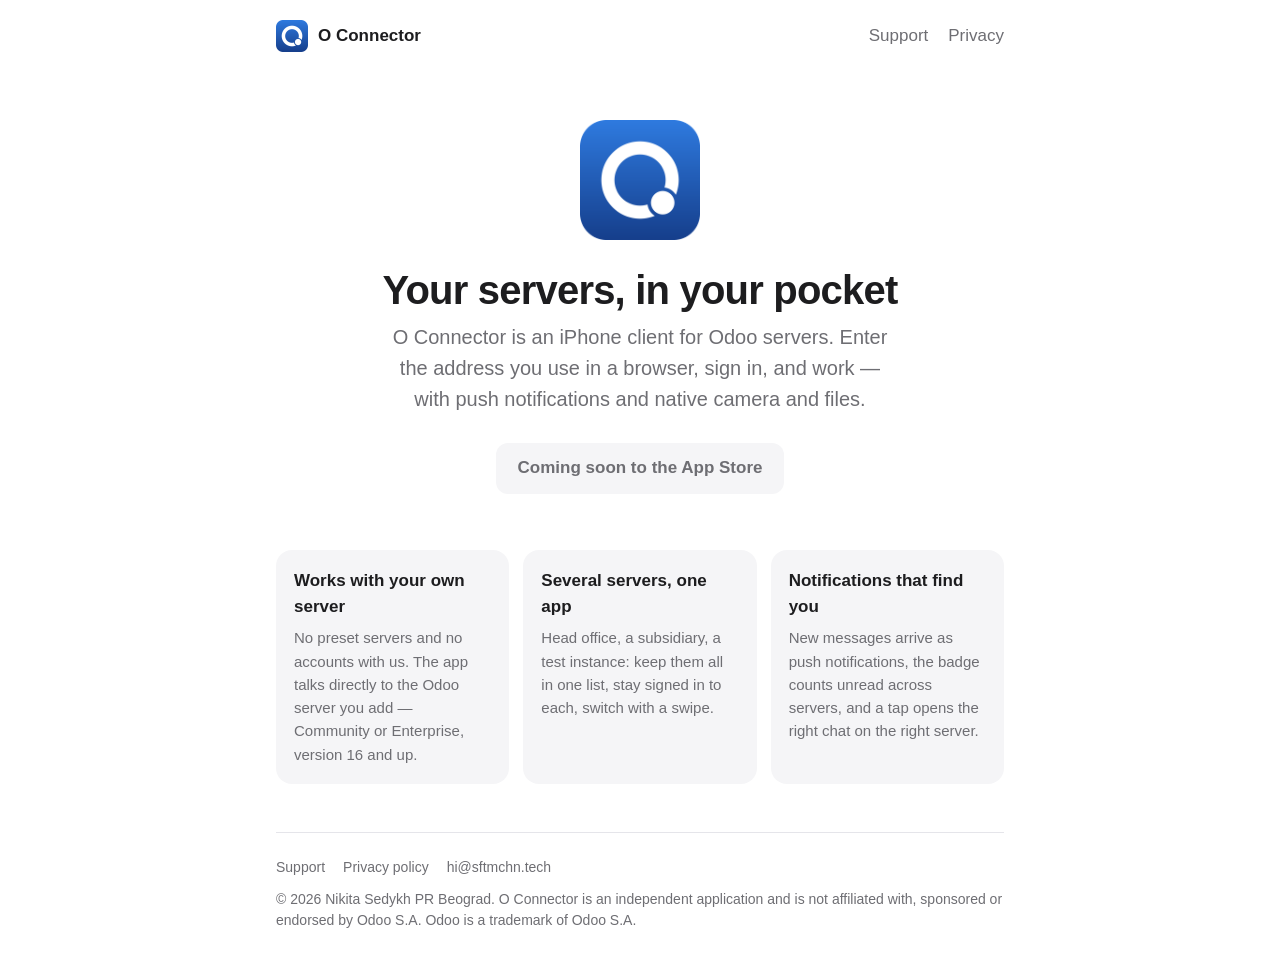
<file: index.html>
<!doctype html>
<html lang="en">
<head>
<meta charset="utf-8">
<meta name="viewport" content="width=device-width, initial-scale=1">
<title>O Connector — mobile client for Odoo servers</title>
<meta name="description" content="O Connector is an iPhone app that opens the Odoo servers you already use: several servers in one app, push notifications, camera and files.">
<link rel="icon" href="favicon.png">
<link rel="apple-touch-icon" href="icon.png">
<link rel="stylesheet" href="style.css">
</head>
<body>
<div class="wrap">
  <header class="top">
    <a class="brand" href="./"><img src="icon.png" alt=""> O Connector</a>
    <nav><a href="support.html">Support</a><a href="privacy.html">Privacy</a></nav>
  </header>

  <section class="hero">
    <img src="icon.png" alt="O Connector icon">
    <h1>Your servers, in your pocket</h1>
    <p class="lead">O Connector is an iPhone client for Odoo servers. Enter the address you use in a browser, sign in, and work — with push notifications and native camera and files.</p>
    <span class="soon" id="store">Coming soon to the App Store</span>
  </section>

  <section class="features">
    <div class="feature">
      <h3>Works with your own server</h3>
      <p>No preset servers and no accounts with us. The app talks directly to the Odoo server you add — Community or Enterprise, version 16 and up.</p>
    </div>
    <div class="feature">
      <h3>Several servers, one app</h3>
      <p>Head office, a subsidiary, a test instance: keep them all in one list, stay signed in to each, switch with a swipe.</p>
    </div>
    <div class="feature">
      <h3>Notifications that find you</h3>
      <p>New messages arrive as push notifications, the badge counts unread across servers, and a tap opens the right chat on the right server.</p>
    </div>
  </section>

  <footer>
    <nav><a href="support.html">Support</a><a href="privacy.html">Privacy policy</a><a href="mailto:hi@sftmchn.tech">hi@sftmchn.tech</a></nav>
    <p>© 2026 Nikita Sedykh PR Beograd. O Connector is an independent application and is not affiliated with, sponsored or endorsed by Odoo S.A. Odoo is a trademark of Odoo S.A.</p>
  </footer>
</div>
</body>
</html>
</file>
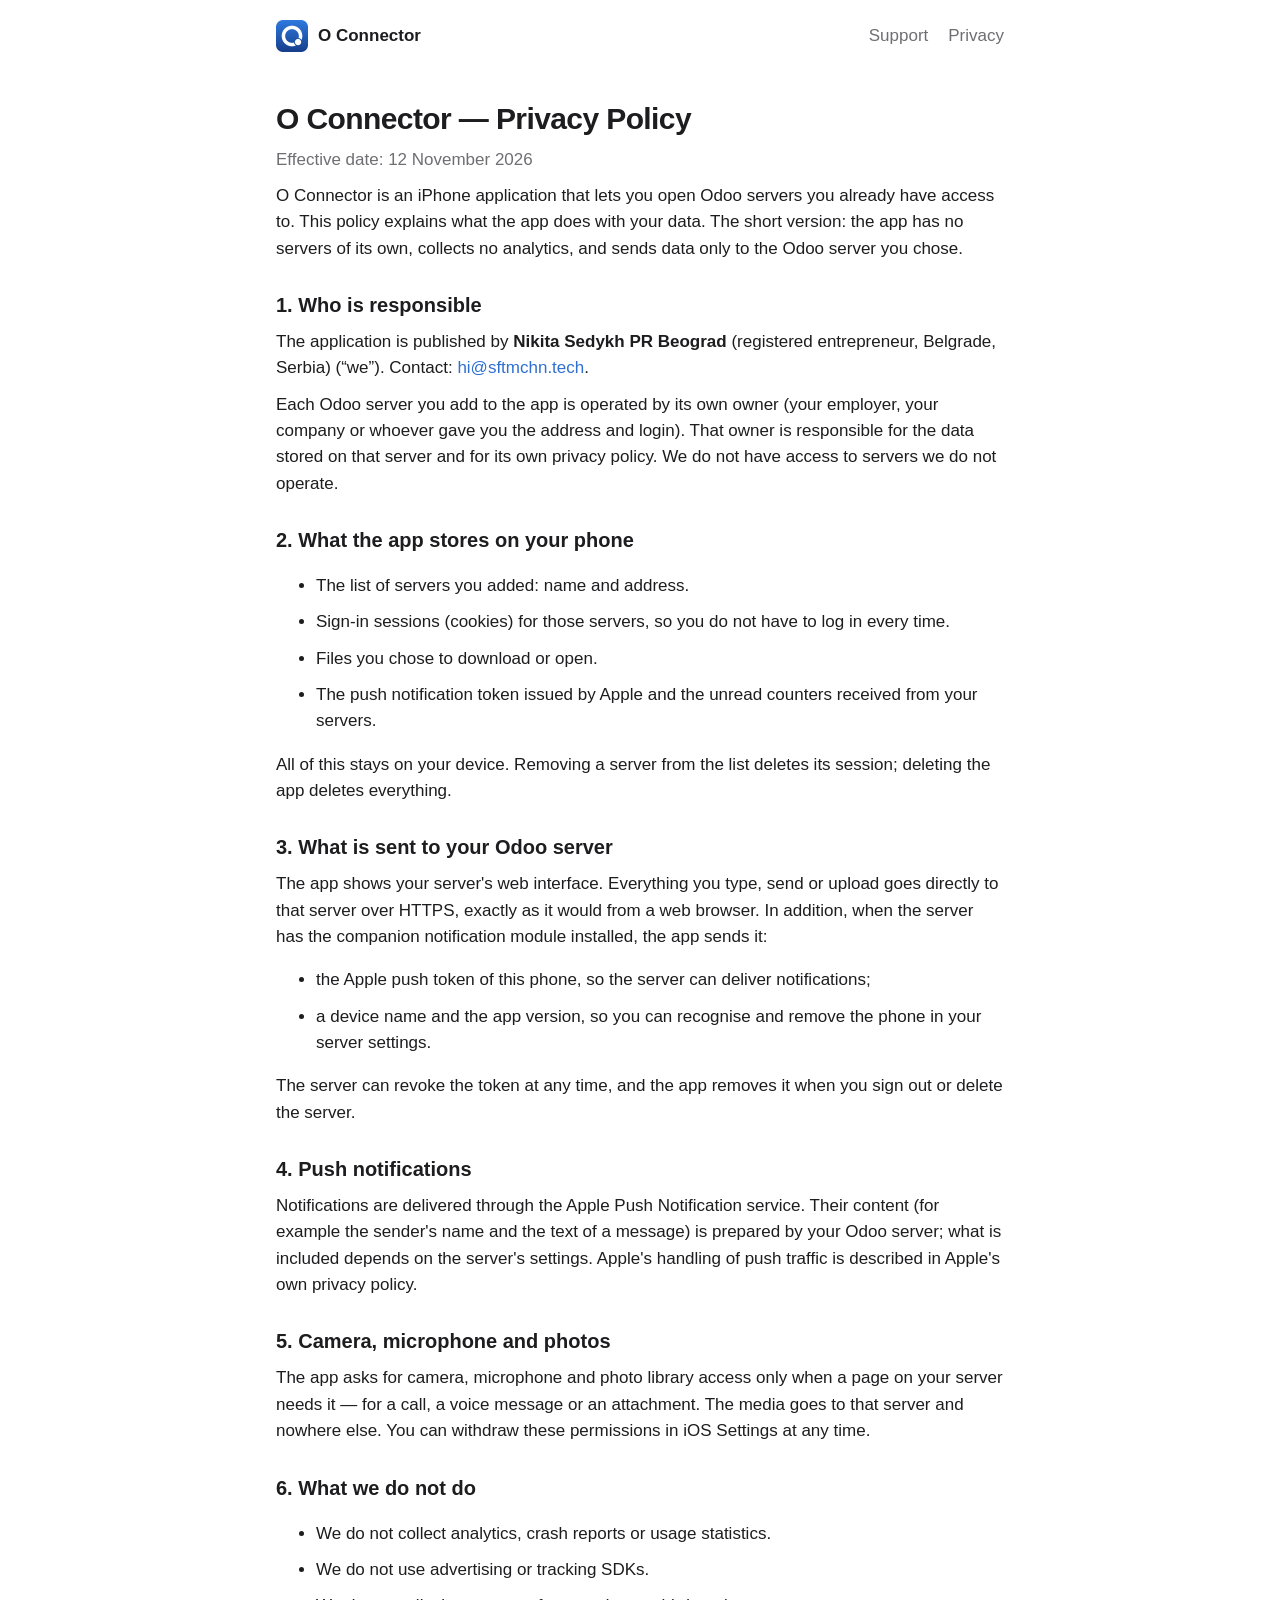
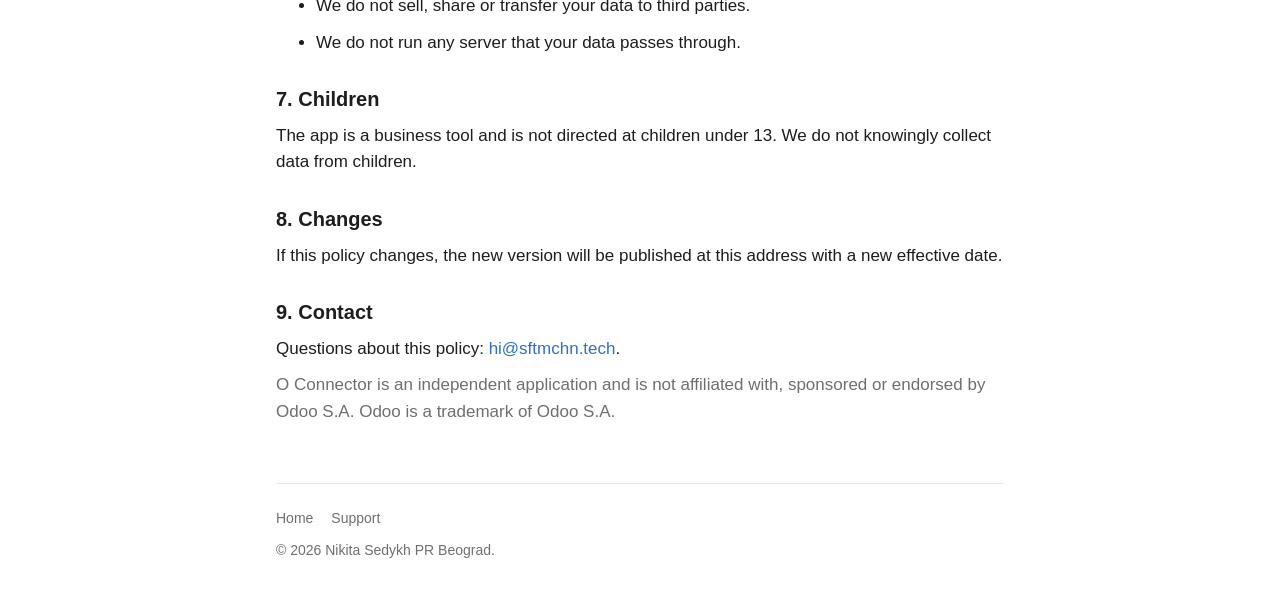
<file: privacy.html>
<!doctype html>
<html lang="en">
<head>
<meta charset="utf-8">
<meta name="viewport" content="width=device-width, initial-scale=1">
<title>O Connector — Privacy Policy</title>
<link rel="icon" href="favicon.png">
<link rel="stylesheet" href="style.css">
</head>
<body>
<div class="wrap">
  <header class="top">
    <a class="brand" href="./"><img src="icon.png" alt=""> O Connector</a>
    <nav><a href="support.html">Support</a><a href="privacy.html">Privacy</a></nav>
  </header>
  <main class="doc">
<h1>O Connector — Privacy Policy</h1>
<p class="meta">Effective date: 12 November 2026</p>

<p>O Connector is an iPhone application that lets you open Odoo servers you already have access to. This policy explains what the app does with your data. The short version: the app has no servers of its own, collects no analytics, and sends data only to the Odoo server you chose.</p>

<h2>1. Who is responsible</h2>
<p>The application is published by <strong>Nikita Sedykh PR Beograd</strong> (registered entrepreneur, Belgrade, Serbia) (“we”). Contact: <a href="mailto:hi@sftmchn.tech">hi@sftmchn.tech</a>.</p>
<p>Each Odoo server you add to the app is operated by its own owner (your employer, your company or whoever gave you the address and login). That owner is responsible for the data stored on that server and for its own privacy policy. We do not have access to servers we do not operate.</p>

<h2>2. What the app stores on your phone</h2>
<ul>
  <li>The list of servers you added: name and address.</li>
  <li>Sign-in sessions (cookies) for those servers, so you do not have to log in every time.</li>
  <li>Files you chose to download or open.</li>
  <li>The push notification token issued by Apple and the unread counters received from your servers.</li>
</ul>
<p>All of this stays on your device. Removing a server from the list deletes its session; deleting the app deletes everything.</p>

<h2>3. What is sent to your Odoo server</h2>
<p>The app shows your server's web interface. Everything you type, send or upload goes directly to that server over HTTPS, exactly as it would from a web browser. In addition, when the server has the companion notification module installed, the app sends it:</p>
<ul>
  <li>the Apple push token of this phone, so the server can deliver notifications;</li>
  <li>a device name and the app version, so you can recognise and remove the phone in your server settings.</li>
</ul>
<p>The server can revoke the token at any time, and the app removes it when you sign out or delete the server.</p>

<h2>4. Push notifications</h2>
<p>Notifications are delivered through the Apple Push Notification service. Their content (for example the sender's name and the text of a message) is prepared by your Odoo server; what is included depends on the server's settings. Apple's handling of push traffic is described in Apple's own privacy policy.</p>

<h2>5. Camera, microphone and photos</h2>
<p>The app asks for camera, microphone and photo library access only when a page on your server needs it — for a call, a voice message or an attachment. The media goes to that server and nowhere else. You can withdraw these permissions in iOS Settings at any time.</p>

<h2>6. What we do not do</h2>
<ul>
  <li>We do not collect analytics, crash reports or usage statistics.</li>
  <li>We do not use advertising or tracking SDKs.</li>
  <li>We do not sell, share or transfer your data to third parties.</li>
  <li>We do not run any server that your data passes through.</li>
</ul>

<h2>7. Children</h2>
<p>The app is a business tool and is not directed at children under 13. We do not knowingly collect data from children.</p>

<h2>8. Changes</h2>
<p>If this policy changes, the new version will be published at this address with a new effective date.</p>

<h2>9. Contact</h2>
<p>Questions about this policy: <a href="mailto:hi@sftmchn.tech">hi@sftmchn.tech</a>.</p>

<p class="meta">O Connector is an independent application and is not affiliated with, sponsored or endorsed by Odoo S.A. Odoo is a trademark of Odoo S.A.</p>
</main>
  <footer>
    <nav><a href="./">Home</a><a href="support.html">Support</a></nav>
    <p>© 2026 Nikita Sedykh PR Beograd.</p>
  </footer>
</div>
</body>
</html>
</file>
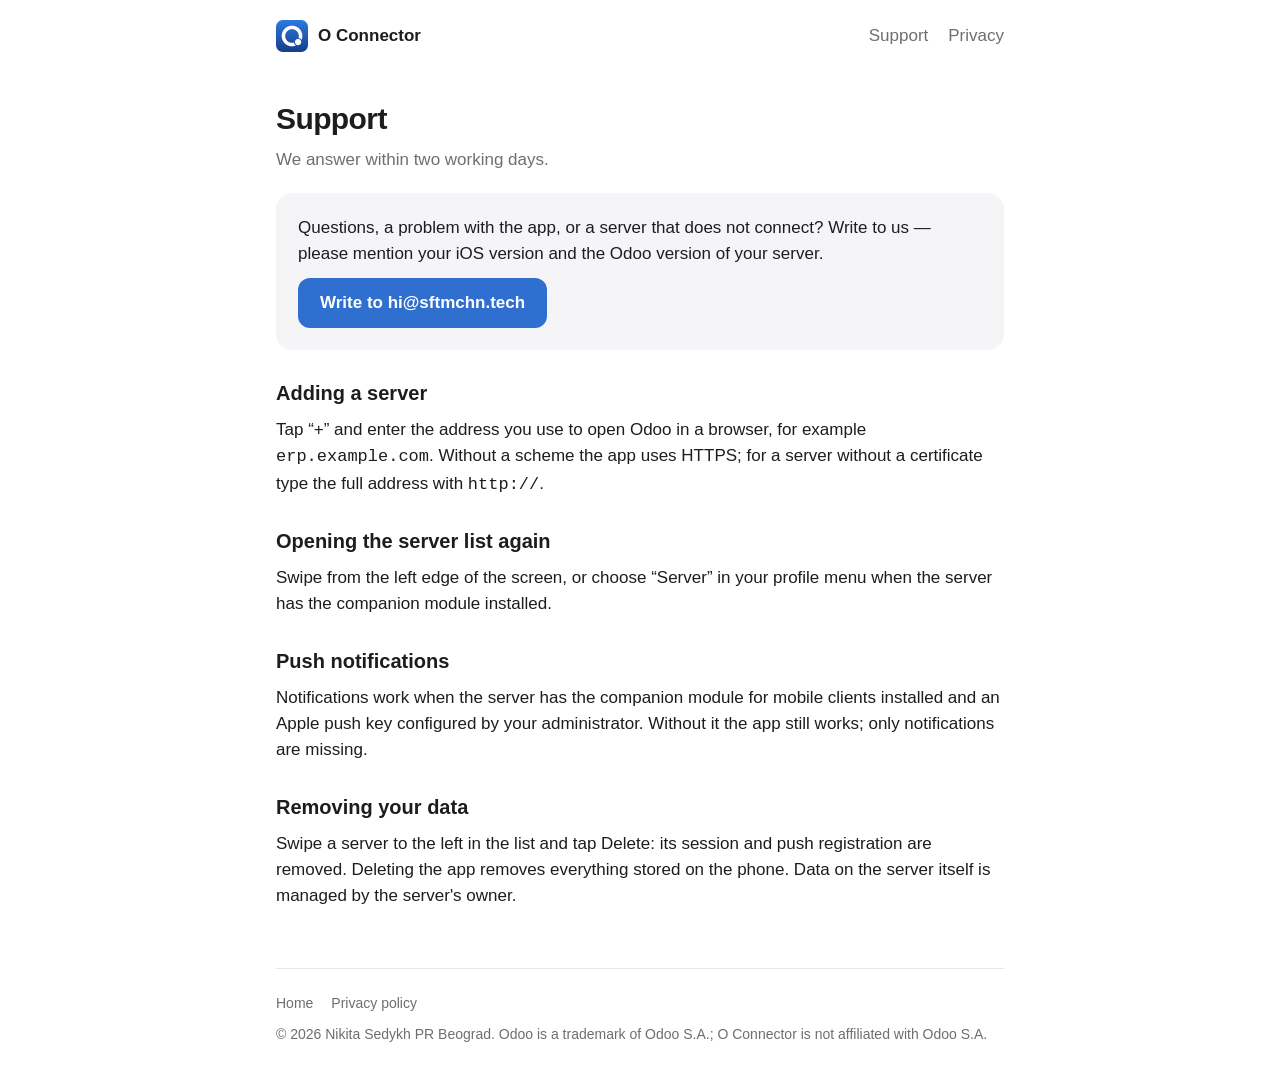
<file: support.html>
<!doctype html>
<html lang="en">
<head>
<meta charset="utf-8">
<meta name="viewport" content="width=device-width, initial-scale=1">
<title>O Connector — Support</title>
<link rel="icon" href="favicon.png">
<link rel="stylesheet" href="style.css">
</head>
<body>
<div class="wrap">
  <header class="top">
    <a class="brand" href="./"><img src="icon.png" alt=""> O Connector</a>
    <nav><a href="support.html">Support</a><a href="privacy.html">Privacy</a></nav>
  </header>

  <main class="doc">
    <h1>Support</h1>
    <p class="meta">We answer within two working days.</p>

    <div class="contact">
      <p>Questions, a problem with the app, or a server that does not connect? Write to us — please mention your iOS version and the Odoo version of your server.</p>
      <a class="btn" href="mailto:hi@sftmchn.tech?subject=O%20Connector">Write to hi@sftmchn.tech</a>
    </div>

    <h2>Adding a server</h2>
    <p>Tap “+” and enter the address you use to open Odoo in a browser, for example <code>erp.example.com</code>. Without a scheme the app uses HTTPS; for a server without a certificate type the full address with <code>http://</code>.</p>

    <h2>Opening the server list again</h2>
    <p>Swipe from the left edge of the screen, or choose “Server” in your profile menu when the server has the companion module installed.</p>

    <h2>Push notifications</h2>
    <p>Notifications work when the server has the companion module for mobile clients installed and an Apple push key configured by your administrator. Without it the app still works; only notifications are missing.</p>

    <h2>Removing your data</h2>
    <p>Swipe a server to the left in the list and tap Delete: its session and push registration are removed. Deleting the app removes everything stored on the phone. Data on the server itself is managed by the server's owner.</p>
  </main>

  <footer>
    <nav><a href="./">Home</a><a href="privacy.html">Privacy policy</a></nav>
    <p>© 2026 Nikita Sedykh PR Beograd. Odoo is a trademark of Odoo S.A.; O Connector is not affiliated with Odoo S.A.</p>
  </footer>
</div>
</body>
</html>
</file>
<file: style.css>
:root {
  --bg: #ffffff;
  --fg: #1d1d1f;
  --muted: #6e6e73;
  --line: #e5e5ea;
  --accent: #2f6fd0;
  --accent-fg: #ffffff;
  --card: #f5f5f7;
}
@media (prefers-color-scheme: dark) {
  :root {
    --bg: #111114;
    --fg: #f5f5f7;
    --muted: #a1a1a6;
    --line: #2c2c2e;
    --accent: #4f8be6;
    --accent-fg: #ffffff;
    --card: #1c1c1e;
  }
}
* { box-sizing: border-box; }
html { -webkit-text-size-adjust: 100%; }
body {
  margin: 0;
  background: var(--bg);
  color: var(--fg);
  font: 17px/1.55 -apple-system, BlinkMacSystemFont, "Segoe UI", Roboto, Helvetica, Arial, sans-serif;
}
a { color: var(--accent); text-decoration: none; }
a:hover { text-decoration: underline; }
.wrap { max-width: 760px; margin: 0 auto; padding: 0 16px; }
header.top { display: flex; align-items: center; justify-content: space-between; padding: 20px 0; }
header.top .brand { display: flex; align-items: center; gap: 10px; color: var(--fg); font-weight: 600; }
header.top .brand img { width: 32px; height: 32px; }
header.top nav a { margin-left: 20px; color: var(--muted); }
.hero { padding: 48px 0 32px; text-align: center; }
.hero img { width: 120px; height: 120px; }
.hero h1 { font-size: 40px; line-height: 1.1; margin: 20px 0 10px; letter-spacing: -0.02em; }
.hero p.lead { font-size: 20px; color: var(--muted); margin: 0 auto 28px; max-width: 520px; }
.btn {
  display: inline-block; padding: 12px 22px; border-radius: 12px;
  background: var(--accent); color: var(--accent-fg); font-weight: 600;
}
.btn:hover { text-decoration: none; opacity: .92; }
.btn.secondary { background: var(--card); color: var(--fg); }
.soon { display: inline-block; padding: 12px 22px; border-radius: 12px; background: var(--card); color: var(--muted); font-weight: 600; }
.features { display: grid; grid-template-columns: repeat(3, 1fr); gap: 14px; padding: 24px 0 48px; }
.feature { background: var(--card); border-radius: 16px; padding: 18px; }
.feature h3 { margin: 0 0 6px; font-size: 17px; }
.feature p { margin: 0; color: var(--muted); font-size: 15px; }
@media (max-width: 640px) {
  .hero h1 { font-size: 32px; }
  .features { grid-template-columns: 1fr; }
}
main.doc { padding: 24px 0 48px; }
main.doc h1 { font-size: 30px; margin: 0 0 4px; letter-spacing: -0.02em; }
main.doc h2 { font-size: 20px; margin: 28px 0 8px; }
main.doc p, main.doc li { margin: 0 0 10px; }
.meta { color: var(--muted); margin-bottom: 24px; }
footer { border-top: 1px solid var(--line); padding: 24px 0 40px; color: var(--muted); font-size: 14px; }
footer nav a { margin-right: 18px; color: var(--muted); }
footer p { margin: 10px 0 0; }
.contact { background: var(--card); border-radius: 16px; padding: 22px; margin: 20px 0; }
.contact p { margin: 0 0 14px; }
</file>
